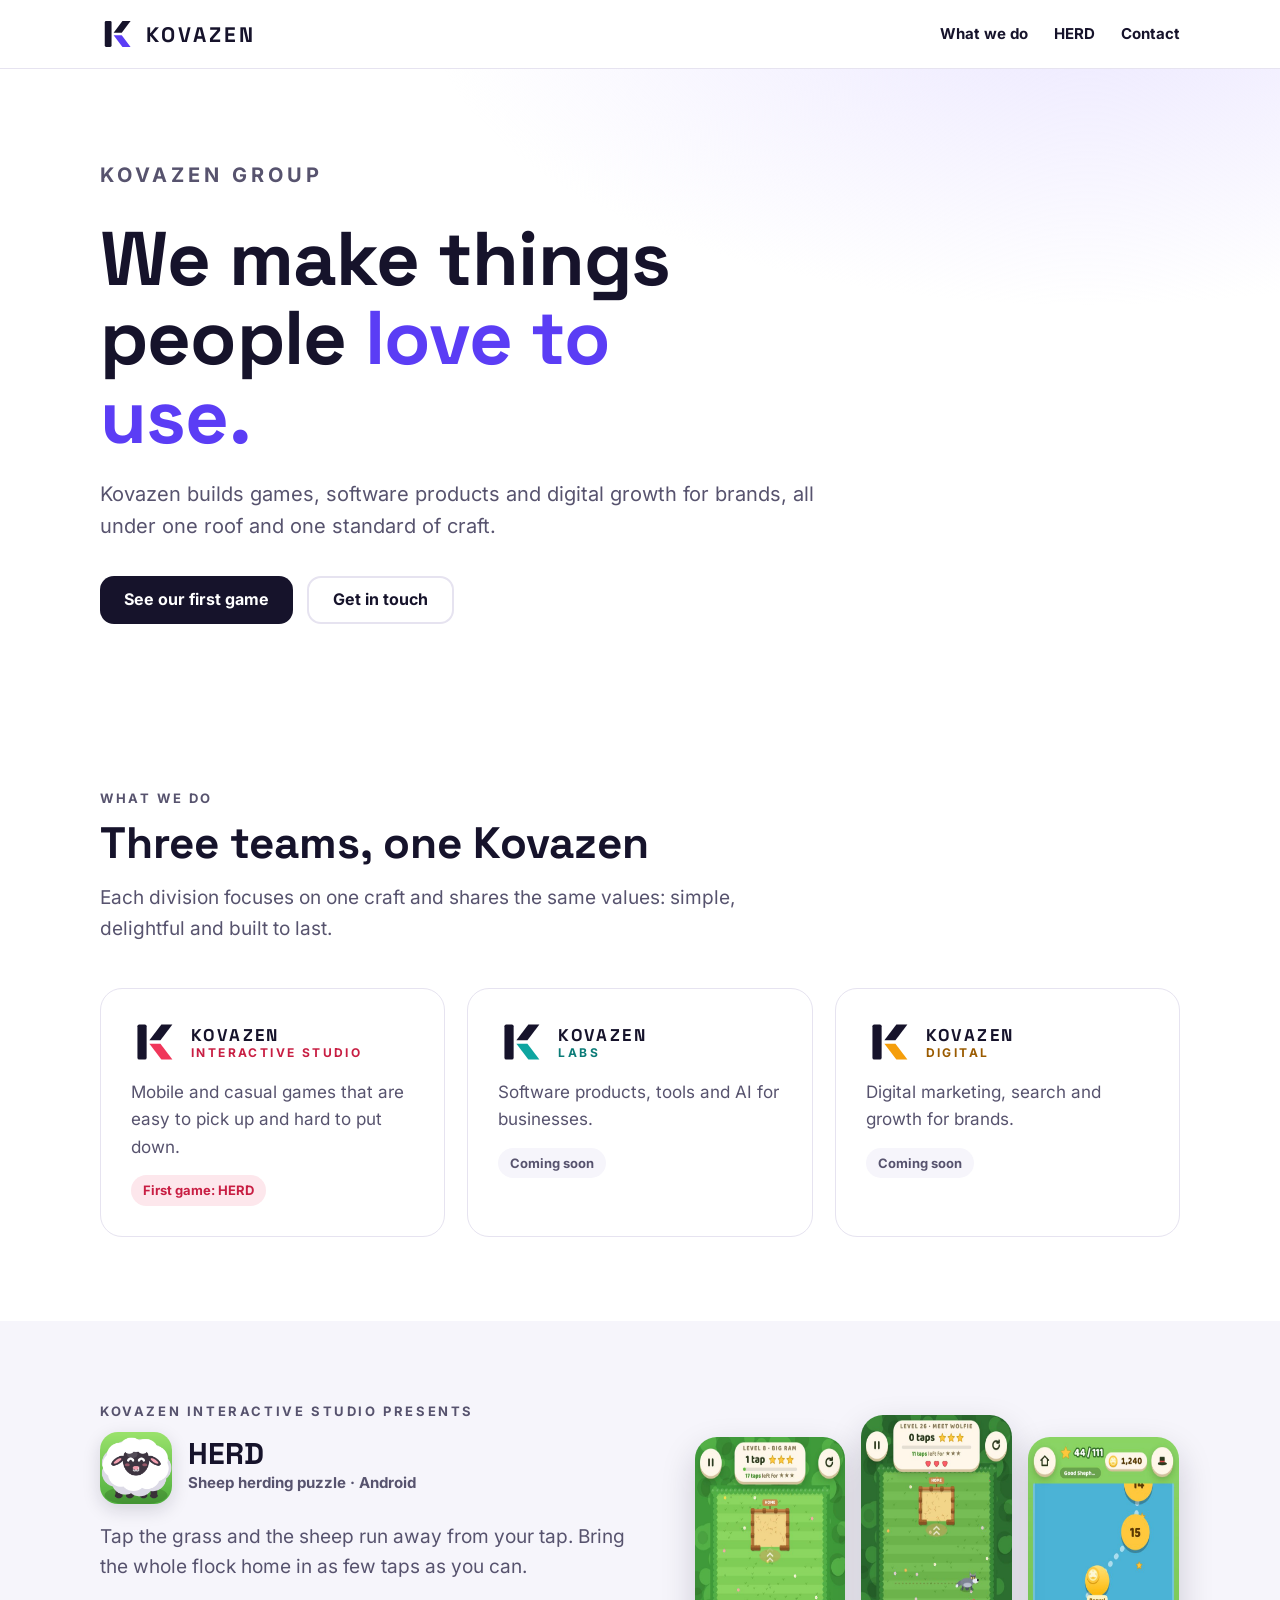
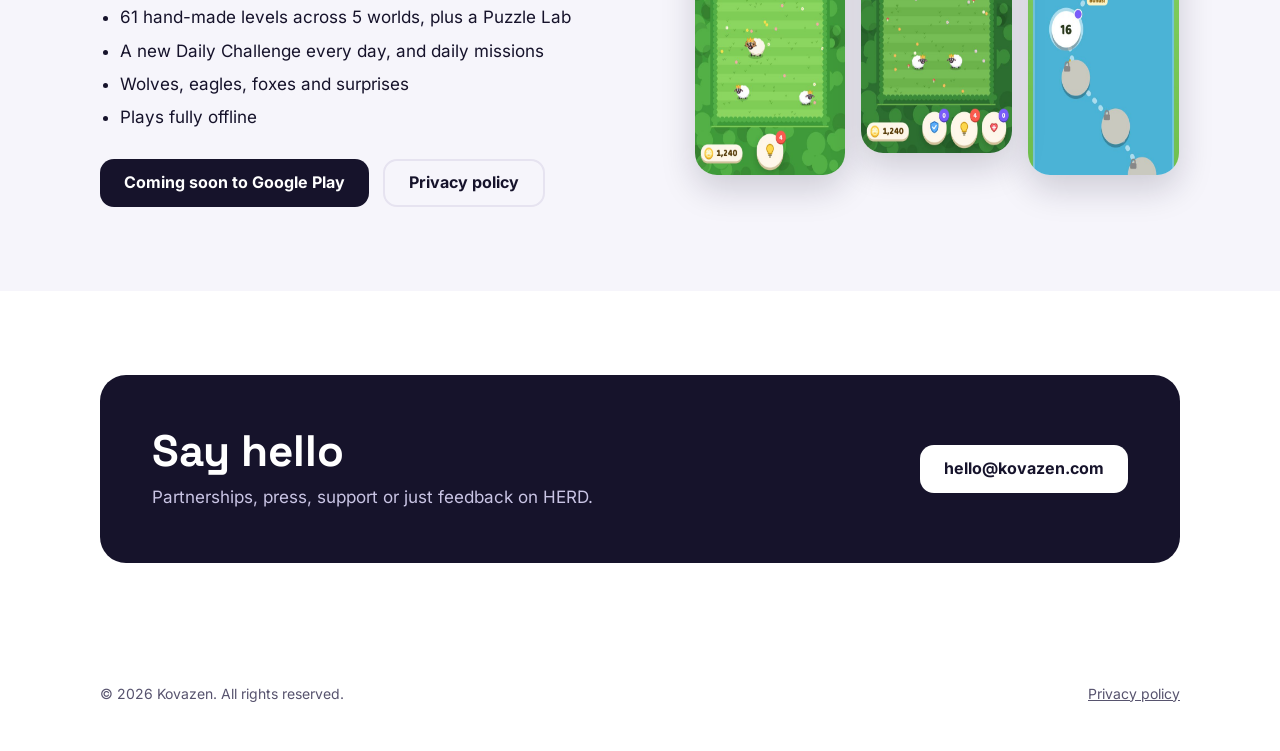
<file: index.html>
<!doctype html>
<html lang="en">
<head>
<meta charset="utf-8">
<meta name="viewport" content="width=device-width, initial-scale=1">
<title>Kovazen · Games, products and digital growth</title>
<meta name="description" content="Kovazen is a studio group building games, software products and digital marketing. Home of Kovazen Interactive Studio, makers of HERD.">
<link rel="icon" href="favicon.svg" type="image/svg+xml">
<link rel="apple-touch-icon" href="assets/kovazen-icon.png">
<meta property="og:title" content="Kovazen">
<meta property="og:description" content="Games, products and digital growth. Home of Kovazen Interactive Studio.">
<meta property="og:image" content="https://kovazen.com/assets/kovazen-icon.png">
<link rel="stylesheet" href="assets/site.css">
</head>
<body>
<header>
  <div class="wrap">
    <a class="brand" href="/" aria-label="Kovazen home">
      <svg viewBox="0 0 100 100" aria-hidden="true"><rect x="14" y="12" width="20" height="76" rx="4" fill="#16132B"/><polygon points="40,46 66,12 90,12 64,46" fill="#16132B"/><polygon points="40,54 64,54 90,88 66,88" fill="#5B3DF5"/></svg>
      <b>KOVAZEN</b>
    </a>
    <nav aria-label="Main">
      <a class="hide-sm" href="#divisions">What we do</a>
      <a href="#herd">HERD</a>
      <a href="#contact">Contact</a>
    </nav>
  </div>
</header>

<main>
  <div class="hero">
    <div class="wrap">
      <p class="kicker">Kovazen group</p>
      <h1>We make things people <span>love to use.</span></h1>
      <p>Kovazen builds games, software products and digital growth for brands, all under one roof and one standard of craft.</p>
      <div class="btns">
        <a class="btn primary" href="#herd">See our first game</a>
        <a class="btn ghost" href="#contact">Get in touch</a>
      </div>
    </div>
  </div>

  <section id="divisions">
    <div class="wrap">
      <p class="kicker">What we do</p>
      <h2>Three teams, one Kovazen</h2>
      <p class="lead">Each division focuses on one craft and shares the same values: simple, delightful and built to last.</p>
      <div class="grid3">
        <article class="card">
          <div class="top">
            <svg viewBox="0 0 100 100" aria-hidden="true"><rect x="14" y="12" width="20" height="76" rx="4" fill="#16132B"/><polygon points="40,46 66,12 90,12 64,46" fill="#16132B"/><polygon points="40,54 64,54 90,88 66,88" fill="#F0365A"/></svg>
            <div class="nm"><b>KOVAZEN</b><small style="color:var(--coral-t)">INTERACTIVE STUDIO</small></div>
          </div>
          <p>Mobile and casual games that are easy to pick up and hard to put down.</p>
          <span class="pill live">First game: HERD</span>
        </article>
        <article class="card">
          <div class="top">
            <svg viewBox="0 0 100 100" aria-hidden="true"><rect x="14" y="12" width="20" height="76" rx="4" fill="#16132B"/><polygon points="40,46 66,12 90,12 64,46" fill="#16132B"/><polygon points="40,54 64,54 90,88 66,88" fill="#0EA5A0"/></svg>
            <div class="nm"><b>KOVAZEN</b><small style="color:var(--teal-t)">LABS</small></div>
          </div>
          <p>Software products, tools and AI for businesses.</p>
          <span class="pill">Coming soon</span>
        </article>
        <article class="card">
          <div class="top">
            <svg viewBox="0 0 100 100" aria-hidden="true"><rect x="14" y="12" width="20" height="76" rx="4" fill="#16132B"/><polygon points="40,46 66,12 90,12 64,46" fill="#16132B"/><polygon points="40,54 64,54 90,88 66,88" fill="#F59E0B"/></svg>
            <div class="nm"><b>KOVAZEN</b><small style="color:var(--amber-t)">DIGITAL</small></div>
          </div>
          <p>Digital marketing, search and growth for brands.</p>
          <span class="pill">Coming soon</span>
        </article>
      </div>
    </div>
  </section>

  <section id="herd" class="game">
    <div class="wrap row">
      <div>
        <p class="kicker">Kovazen Interactive Studio presents</p>
        <div class="apptitle">
          <img src="assets/herd-icon.png" alt="HERD app icon" width="72" height="72">
          <div><b>HERD</b><span>Sheep herding puzzle · Android</span></div>
        </div>
        <p class="lead" style="margin-bottom:22px">Tap the grass and the sheep run away from your tap. Bring the whole flock home in as few taps as you can.</p>
        <ul>
          <li>61 hand-made levels across 5 worlds, plus a Puzzle Lab</li>
          <li>A new Daily Challenge every day, and daily missions</li>
          <li>Wolves, eagles, foxes and surprises</li>
          <li>Plays fully offline</li>
        </ul>
        <div class="btns">
          <span class="btn primary" aria-disabled="true">Coming soon to Google Play</span>
          <a class="btn ghost" href="/privacy/">Privacy policy</a>
        </div>
      </div>
      <div class="shots">
        <img src="assets/herd-1.jpg" alt="HERD gameplay: pushing sheep toward the pen" width="190" height="338">
        <img src="assets/herd-2.jpg" alt="HERD level with Wolfie the wolf" width="190" height="338">
        <img src="assets/herd-3.jpg" alt="HERD level map with stars and bonus rounds" width="190" height="338">
      </div>
    </div>
  </section>

  <section id="contact" class="contact">
    <div class="wrap">
      <div class="box">
        <div>
          <h2>Say hello</h2>
          <p>Partnerships, press, support or just feedback on HERD.</p>
        </div>
        <a class="btn primary" href="mailto:hello@kovazen.com">hello@kovazen.com</a>
      </div>
    </div>
  </section>
</main>

<footer>
  <div class="wrap">
    <span>© 2026 Kovazen. All rights reserved.</span>
    <span><a href="/privacy/">Privacy policy</a></span>
  </div>
</footer>
</body>
</html>
</file>
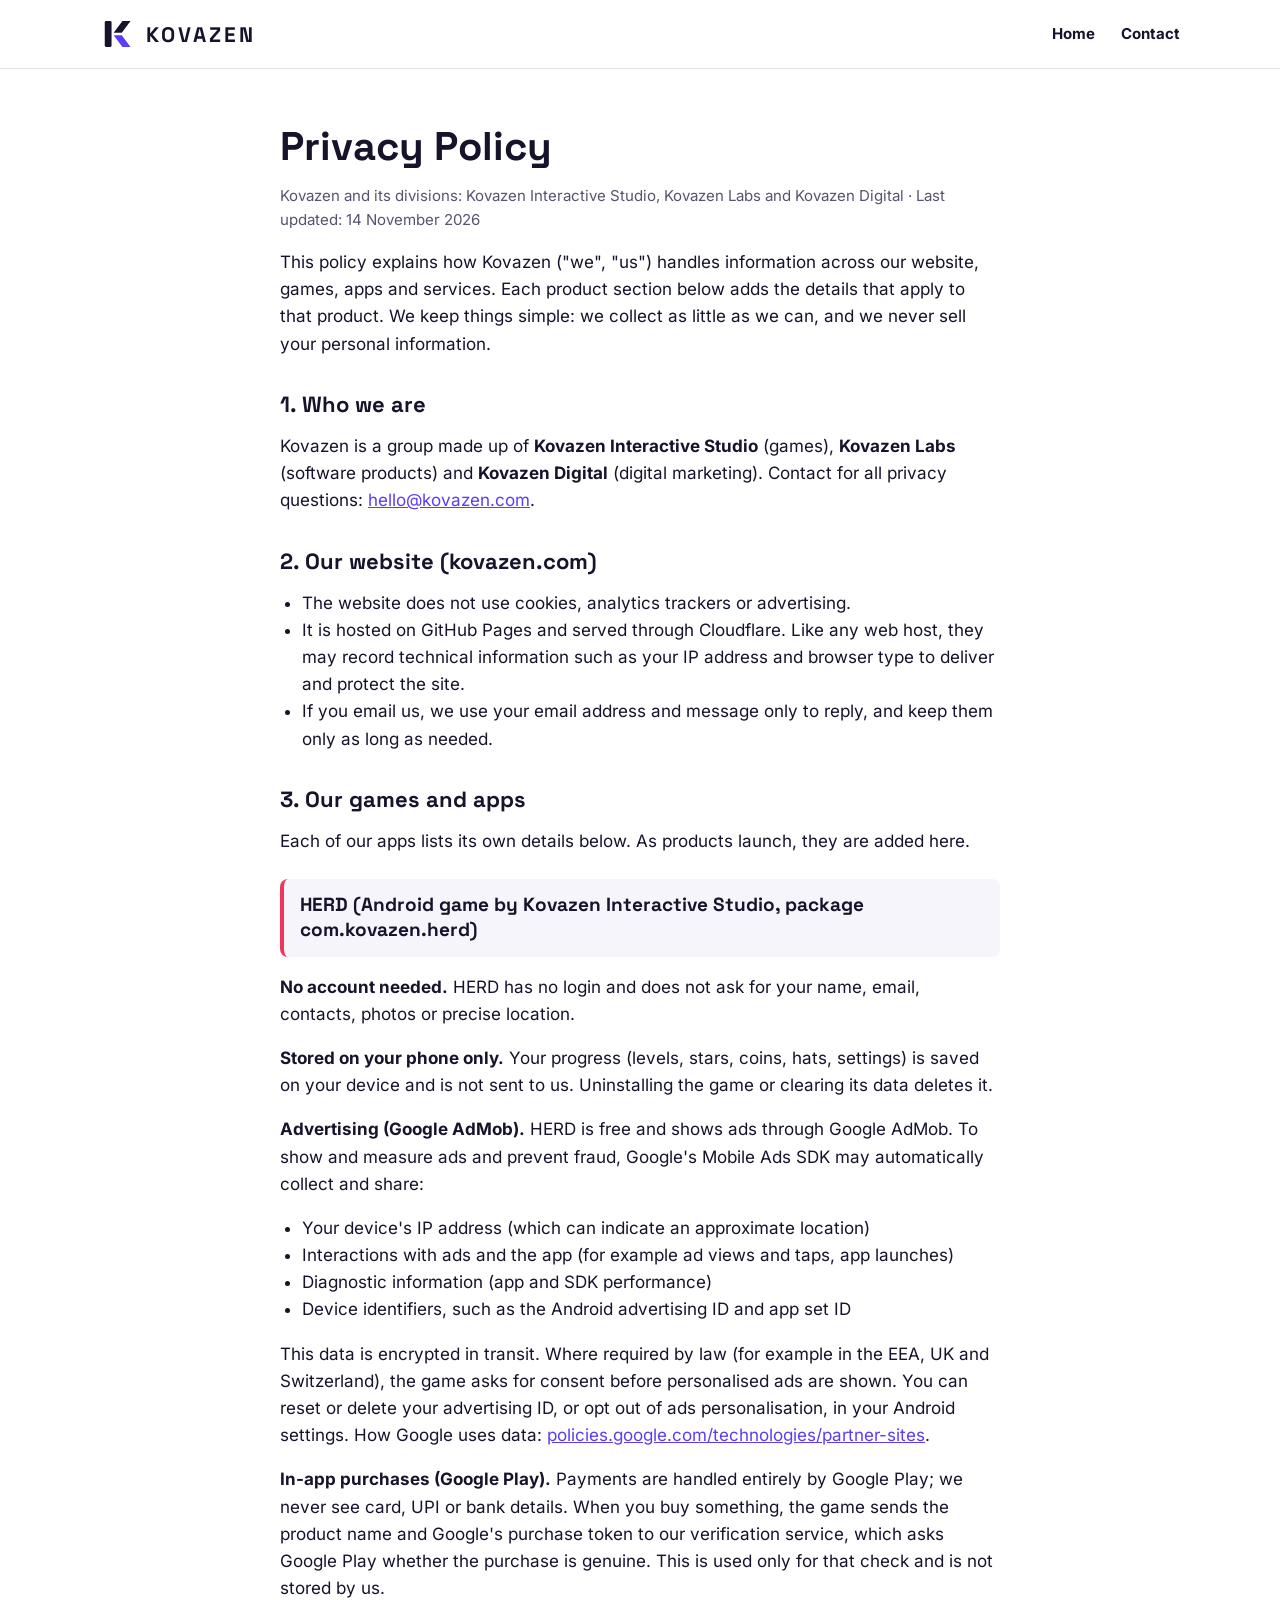
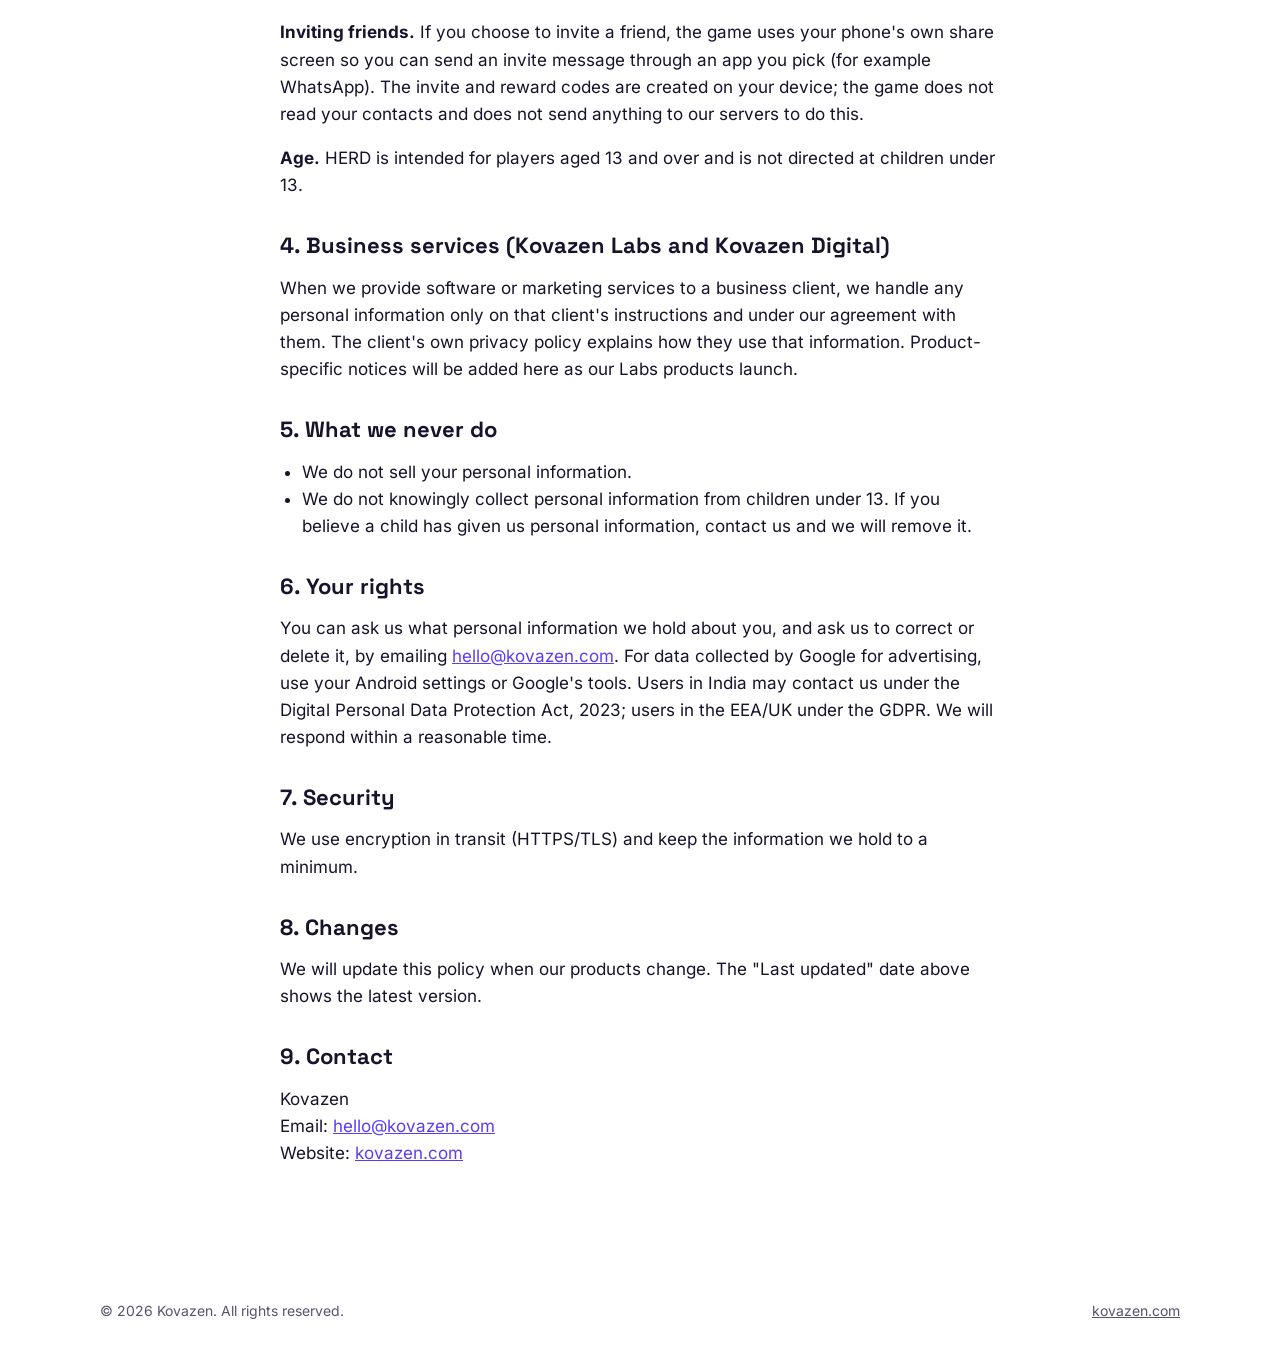
<file: privacy/index.html>
<!doctype html>
<html lang="en">
<head>
<meta charset="utf-8">
<meta name="viewport" content="width=device-width, initial-scale=1">
<title>Privacy Policy · Kovazen</title>
<meta name="description" content="Privacy policy for Kovazen, Kovazen Interactive Studio (including the HERD game), Kovazen Labs and Kovazen Digital.">
<link rel="icon" href="/favicon.svg" type="image/svg+xml">
<link rel="stylesheet" href="/assets/site.css">
</head>
<body>
<header>
  <div class="wrap">
    <a class="brand" href="/" aria-label="Kovazen home">
      <svg viewBox="0 0 100 100" aria-hidden="true"><rect x="14" y="12" width="20" height="76" rx="4" fill="#16132B"/><polygon points="40,46 66,12 90,12 64,46" fill="#16132B"/><polygon points="40,54 64,54 90,88 66,88" fill="#5B3DF5"/></svg>
      <b>KOVAZEN</b>
    </a>
    <nav aria-label="Main"><a href="/">Home</a><a href="/#contact">Contact</a></nav>
  </div>
</header>
<main class="legal">
<h1>Privacy Policy</h1>
<p class="muted">Kovazen and its divisions: Kovazen Interactive Studio, Kovazen Labs and Kovazen Digital · Last updated: 14 November 2026</p>

<p>This policy explains how Kovazen ("we", "us") handles information across our website, games, apps and services. Each product section below adds the details that apply to that product. We keep things simple: we collect as little as we can, and we never sell your personal information.</p>

<h2>1. Who we are</h2>
<p>Kovazen is a group made up of <b>Kovazen Interactive Studio</b> (games), <b>Kovazen Labs</b> (software products) and <b>Kovazen Digital</b> (digital marketing). Contact for all privacy questions: <a href="mailto:hello@kovazen.com">hello@kovazen.com</a>.</p>

<h2>2. Our website (kovazen.com)</h2>
<ul>
  <li>The website does not use cookies, analytics trackers or advertising.</li>
  <li>It is hosted on GitHub Pages and served through Cloudflare. Like any web host, they may record technical information such as your IP address and browser type to deliver and protect the site.</li>
  <li>If you email us, we use your email address and message only to reply, and keep them only as long as needed.</li>
</ul>

<h2>3. Our games and apps</h2>
<p>Each of our apps lists its own details below. As products launch, they are added here.</p>

<h3 id="herd">HERD (Android game by Kovazen Interactive Studio, package com.kovazen.herd)</h3>
<p><b>No account needed.</b> HERD has no login and does not ask for your name, email, contacts, photos or precise location.</p>
<p><b>Stored on your phone only.</b> Your progress (levels, stars, coins, hats, settings) is saved on your device and is not sent to us. Uninstalling the game or clearing its data deletes it.</p>
<p><b>Advertising (Google AdMob).</b> HERD is free and shows ads through Google AdMob. To show and measure ads and prevent fraud, Google's Mobile Ads SDK may automatically collect and share:</p>
<ul>
  <li>Your device's IP address (which can indicate an approximate location)</li>
  <li>Interactions with ads and the app (for example ad views and taps, app launches)</li>
  <li>Diagnostic information (app and SDK performance)</li>
  <li>Device identifiers, such as the Android advertising ID and app set ID</li>
</ul>
<p>This data is encrypted in transit. Where required by law (for example in the EEA, UK and Switzerland), the game asks for consent before personalised ads are shown. You can reset or delete your advertising ID, or opt out of ads personalisation, in your Android settings. How Google uses data: <a href="https://policies.google.com/technologies/partner-sites" rel="noopener">policies.google.com/technologies/partner-sites</a>.</p>
<p><b>In-app purchases (Google Play).</b> Payments are handled entirely by Google Play; we never see card, UPI or bank details. When you buy something, the game sends the product name and Google's purchase token to our verification service, which asks Google Play whether the purchase is genuine. This is used only for that check and is not stored by us.</p>
<p><b>Inviting friends.</b> If you choose to invite a friend, the game uses your phone's own share screen so you can send an invite message through an app you pick (for example WhatsApp). The invite and reward codes are created on your device; the game does not read your contacts and does not send anything to our servers to do this.</p>
<p><b>Age.</b> HERD is intended for players aged 13 and over and is not directed at children under 13.</p>

<h2>4. Business services (Kovazen Labs and Kovazen Digital)</h2>
<p>When we provide software or marketing services to a business client, we handle any personal information only on that client's instructions and under our agreement with them. The client's own privacy policy explains how they use that information. Product-specific notices will be added here as our Labs products launch.</p>

<h2>5. What we never do</h2>
<ul>
  <li>We do not sell your personal information.</li>
  <li>We do not knowingly collect personal information from children under 13. If you believe a child has given us personal information, contact us and we will remove it.</li>
</ul>

<h2>6. Your rights</h2>
<p>You can ask us what personal information we hold about you, and ask us to correct or delete it, by emailing <a href="mailto:hello@kovazen.com">hello@kovazen.com</a>. For data collected by Google for advertising, use your Android settings or Google's tools. Users in India may contact us under the Digital Personal Data Protection Act, 2023; users in the EEA/UK under the GDPR. We will respond within a reasonable time.</p>

<h2>7. Security</h2>
<p>We use encryption in transit (HTTPS/TLS) and keep the information we hold to a minimum.</p>

<h2>8. Changes</h2>
<p>We will update this policy when our products change. The "Last updated" date above shows the latest version.</p>

<h2>9. Contact</h2>
<p>Kovazen<br>Email: <a href="mailto:hello@kovazen.com">hello@kovazen.com</a><br>Website: <a href="https://kovazen.com">kovazen.com</a></p>
</main>
<footer><div class="wrap"><span>© 2026 Kovazen. All rights reserved.</span><span><a href="/">kovazen.com</a></span></div></footer>
</body>
</html>
</file>
<file: assets/site.css>
@font-face{font-family:'Space Grotesk';font-weight:700;font-display:swap;src:url(spacegrotesk-700.woff2) format('woff2')}
@font-face{font-family:'Inter';font-weight:400;font-display:swap;src:url(inter-400.woff2) format('woff2')}
@font-face{font-family:'Inter';font-weight:700;font-display:swap;src:url(inter-700.woff2) format('woff2')}
:root{--ink:#16132B;--muted:#57536E;--mist:#F6F5FB;--line:#E6E3F0;--violet:#5B3DF5;--violet-d:#8B73FF;--coral:#F0365A;--coral-t:#C81E43;--teal:#0EA5A0;--teal-t:#0A7B77;--amber:#F59E0B;--amber-t:#9A5B00;--bg:#FFFFFF}
*{box-sizing:border-box}
html{scroll-behavior:smooth}
body{margin:0;background:var(--bg);color:var(--ink);font:400 17px/1.6 Inter,system-ui,-apple-system,Segoe UI,Roboto,sans-serif;-webkit-font-smoothing:antialiased}
a{color:var(--violet)}a:hover{color:#3F25C9}
.wrap{max-width:1120px;margin:0 auto;padding:0 20px}
/* header */
header{position:sticky;top:0;z-index:5;background:rgba(255,255,255,.92);backdrop-filter:blur(8px);border-bottom:1px solid var(--line)}
header .wrap{display:flex;align-items:center;justify-content:space-between;height:68px}
.brand{display:flex;align-items:center;gap:12px;text-decoration:none;color:var(--ink)}
.brand svg{width:34px;height:34px}
.brand b{font:700 21px/1 'Space Grotesk',sans-serif;letter-spacing:.14em}
nav{display:flex;gap:26px}
nav a{color:var(--ink);text-decoration:none;font-weight:700;font-size:15px}
nav a:hover{color:var(--violet)}
/* hero */
.hero{padding:96px 0 84px;background:radial-gradient(1100px 500px at 85% -10%,#ECE8FF 0,transparent 60%),var(--bg)}
.hero h1{font:700 clamp(40px,7vw,76px)/1.04 'Space Grotesk',sans-serif;margin:0 0 22px;letter-spacing:-.01em;max-width:13ch}
.hero h1 span{color:var(--violet)}
.hero p{font-size:20px;color:var(--muted);max-width:56ch;margin:0 0 34px}
.btns{display:flex;gap:14px;flex-wrap:wrap}
.btn{display:inline-flex;align-items:center;gap:10px;min-height:48px;padding:0 24px;border-radius:14px;font-weight:700;text-decoration:none;font-size:16px}
.btn.primary{background:var(--ink);color:#fff}.btn.primary:hover{background:#2A2550;color:#fff}
.btn.ghost{border:2px solid var(--line);color:var(--ink)}.btn.ghost:hover{border-color:var(--ink);color:var(--ink)}
/* sections */
section{padding:84px 0}
.kicker{font:700 13px/1 Inter,sans-serif;letter-spacing:.2em;text-transform:uppercase;color:var(--muted);margin:0 0 14px}
h2{font:700 clamp(30px,4.5vw,44px)/1.1 'Space Grotesk',sans-serif;margin:0 0 16px}
.lead{color:var(--muted);font-size:19px;max-width:60ch;margin:0 0 44px}
/* divisions */
.grid3{display:grid;grid-template-columns:repeat(3,minmax(0,1fr));gap:22px}
.card{border:1px solid var(--line);border-radius:22px;padding:30px;background:#fff;display:flex;flex-direction:column;gap:14px}
.card .top{display:flex;align-items:center;gap:14px}
.card .top svg{width:46px;height:46px;flex-shrink:0}
.card .nm{display:flex;flex-direction:column;line-height:1.15}
.card .nm b{font:700 17px 'Space Grotesk',sans-serif;letter-spacing:.14em}
.card .nm small{font-weight:700;font-size:12px;letter-spacing:.2em}
.card p{margin:0;color:var(--muted)}
.pill{align-self:flex-start;font-size:13px;font-weight:700;padding:5px 12px;border-radius:30px;background:var(--mist);color:var(--muted)}
.pill.live{background:#FDE7EC;color:var(--coral-t)}
/* game */
.game{background:var(--mist)}
.game .row{display:grid;grid-template-columns:1.05fr .95fr;gap:56px;align-items:center}
.game .apptitle{display:flex;align-items:center;gap:16px;margin-bottom:18px}
.game .apptitle img{width:72px;height:72px;border-radius:18px;box-shadow:0 6px 18px rgba(22,19,43,.15)}
.game .apptitle b{font:700 30px/1 'Space Grotesk',sans-serif;display:block}
.game .apptitle span{color:var(--muted);font-size:15px;font-weight:700}
.game ul{padding-left:20px;margin:0 0 28px;color:var(--ink)}
.game li{margin:6px 0}
.shots{display:flex;gap:16px;justify-content:center}
.shots img{width:31%;max-width:190px;border-radius:22px;box-shadow:0 14px 34px rgba(22,19,43,.18)}
.shots img:nth-child(2){transform:translateY(-22px)}
/* contact */
.contact .box{border-radius:26px;background:var(--ink);color:#fff;padding:52px;display:flex;justify-content:space-between;align-items:center;gap:30px;flex-wrap:wrap}
.contact h2{color:#fff;margin:0 0 8px}
.contact p{margin:0;color:#C9C4E4}
.contact .btn.primary{background:#fff;color:var(--ink)}.contact .btn.primary:hover{background:#ECE8FF}
footer{padding:36px 0 46px;color:var(--muted);font-size:14px}
footer .wrap{display:flex;justify-content:space-between;gap:16px;flex-wrap:wrap}
footer a{color:var(--muted)}
/* legal page */
.legal{max-width:760px;padding:56px 20px 80px;margin:0 auto}
.legal h1{font:700 40px/1.1 'Space Grotesk',sans-serif;margin:0 0 8px}
.legal h2{font-size:22px;margin:34px 0 8px}
.legal .muted{color:var(--muted);font-size:15px}
.legal ul{padding-left:22px}
@media (max-width:860px){
  .grid3{grid-template-columns:1fr}
  .game .row{grid-template-columns:1fr;gap:40px}
  nav{gap:16px}nav a.hide-sm{display:none}
  .hero{padding:64px 0 60px}section{padding:64px 0}
  .contact .box{padding:34px 26px}
}
.legal h3{font:700 19px/1.3 "Space Grotesk",sans-serif;margin:24px 0 6px;padding:14px 16px;background:var(--mist);border-left:4px solid var(--coral);border-radius:8px}
</file>
